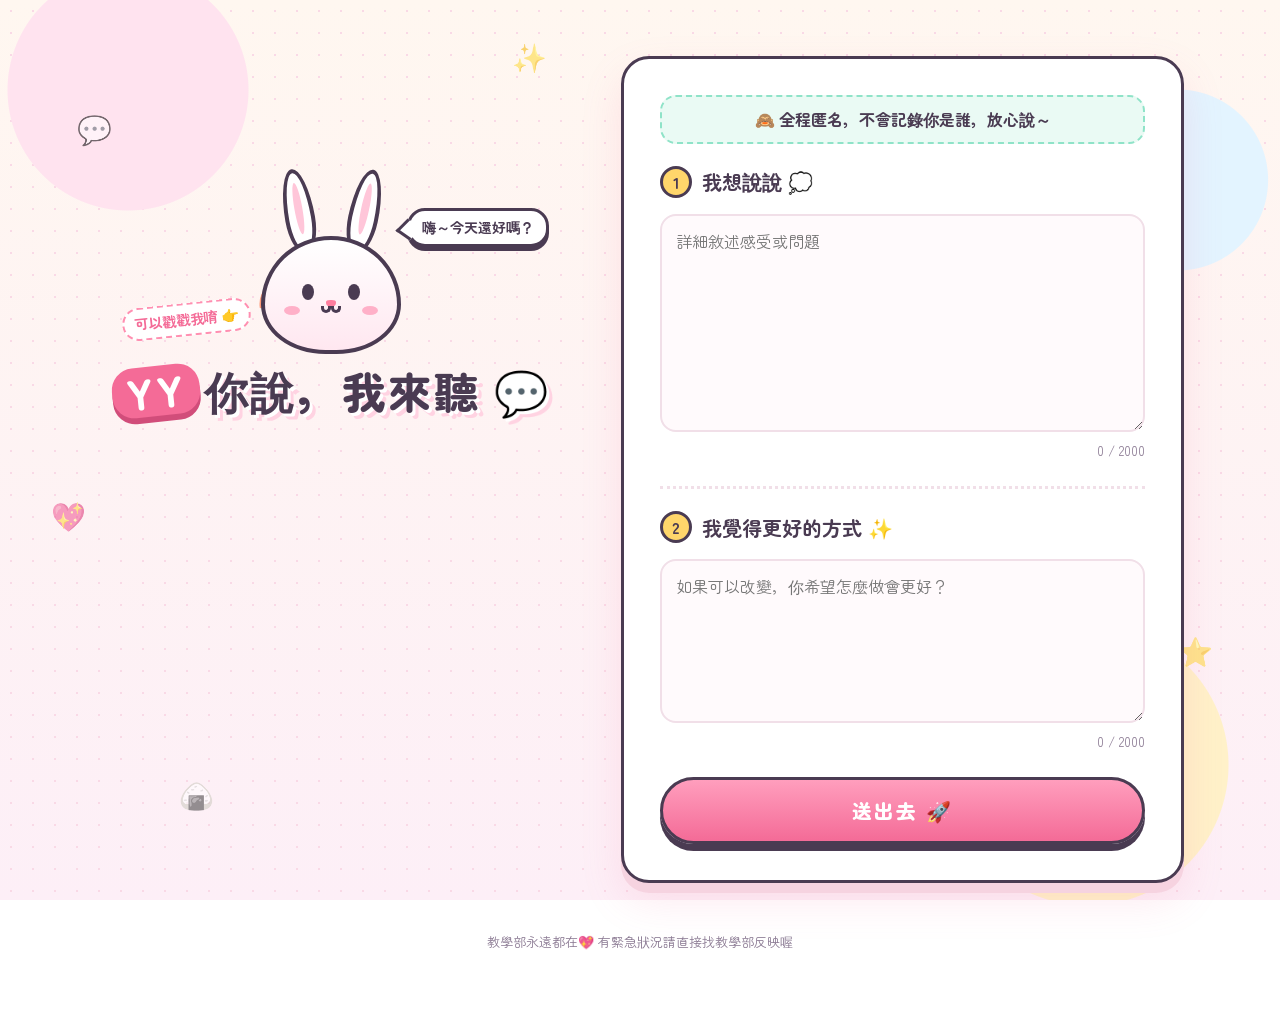
<file: index.html>
<!doctype html>
<html lang="zh-Hant">
<head>
  <meta charset="utf-8" />
  <meta name="viewport" content="width=device-width, initial-scale=1, viewport-fit=cover" />
  <title>YY你說，我來聽 💬</title>
  <meta name="description" content="PGY 問題回饋小站：有什麼想說的，都可以告訴我們！" />
  <link rel="icon" href="data:image/svg+xml,<svg xmlns='http://www.w3.org/2000/svg' viewBox='0 0 100 100'><text y='.9em' font-size='90'>💬</text></svg>" />
  <link rel="preconnect" href="https://fonts.googleapis.com" />
  <link rel="preconnect" href="https://fonts.gstatic.com" crossorigin />
  <link href="https://fonts.googleapis.com/css2?family=Zen+Maru+Gothic:wght@500;700;900&display=swap" rel="stylesheet" />
  <link rel="stylesheet" href="style.css" />
</head>
<body>
  <!-- 背景漂浮小物 -->
  <div class="floaties" aria-hidden="true">
    <span>💬</span><span>🩺</span><span>☁️</span><span>💖</span><span>⭐</span>
    <span>🍙</span><span>💊</span><span>🌈</span><span>🐣</span><span>✨</span>
  </div>

  <main class="wrap">
    <!-- 標題區 -->
    <header class="hero">
      <div class="mascot" id="mascot" title="戳我一下～">
        <div class="mascot-body">
          <div class="eyes"><i></i><i></i></div>
          <div class="blush"><i></i><i></i></div>
          <div class="nose"></div>
          <div class="mouth"></div>
        </div>
        <div class="mascot-ear left"></div>
        <div class="mascot-ear right"></div>
        <div class="speech" id="speech">嗨～今天還好嗎？</div>
        <div class="poke-hint" aria-hidden="true"><span class="nowrap">可以</span><span class="nowrap">戳戳我唷</span></div>
      </div>

      <h1 class="title">
        <span class="yy">YY</span>你說，我來聽 <span class="bubble-emoji">💬</span>
      </h1>
    </header>

    <!-- 表單 -->
    <form class="card" id="feedbackForm" novalidate>
      <p class="anon-note">🙈 全程匿名，<span class="nowrap">不會記錄你是誰，</span><span class="nowrap">放心說～</span></p>

      <div class="step">
        <h2><span class="num">1</span>我想說說 💭</h2>
        <label class="field">
          <span class="sr-only">我想說說</span>
          <textarea name="say" id="say" rows="7" maxlength="2000" required
            placeholder="詳細敘述感受或問題"></textarea>
          <small class="counter"><span id="countSay">0</span> / 2000</small>
        </label>
      </div>

      <div class="step">
        <h2><span class="num">2</span>我覺得更好的方式 ✨</h2>
        <label class="field">
          <span class="sr-only">我覺得更好的方式</span>
          <textarea name="better" id="better" rows="5" maxlength="2000"
            placeholder="如果可以改變，你希望怎麼做會更好？"></textarea>
          <small class="counter"><span id="countBetter">0</span> / 2000</small>
        </label>
      </div>

      <p class="error" id="error" role="alert" hidden></p>

      <button type="submit" class="send" id="sendBtn">
        <span class="send-text">送出去 🚀</span>
      </button>
    </form>

    <!-- 送出成功 -->
    <section class="card done" id="done" hidden>
      <div class="done-icon">💌</div>
      <h2>收到啦！謝謝你願意說 🥹</h2>
      <p id="doneMsg">我們會好好看、認真想辦法。<br />辛苦了，記得喝水、吃飯、偷偷休息一下！</p>
      <button type="button" class="send ghost" id="againBtn">再說一件事 ✍️</button>
    </section>

    <footer class="foot">
      <p>教學部永遠都在💖 有緊急狀況請直接找教學部反映喔</p>
    </footer>
  </main>

  <div class="confetti" id="confetti" aria-hidden="true"></div>

  <script src="config.js"></script>
  <script src="script.js"></script>
</body>
</html>
</file>
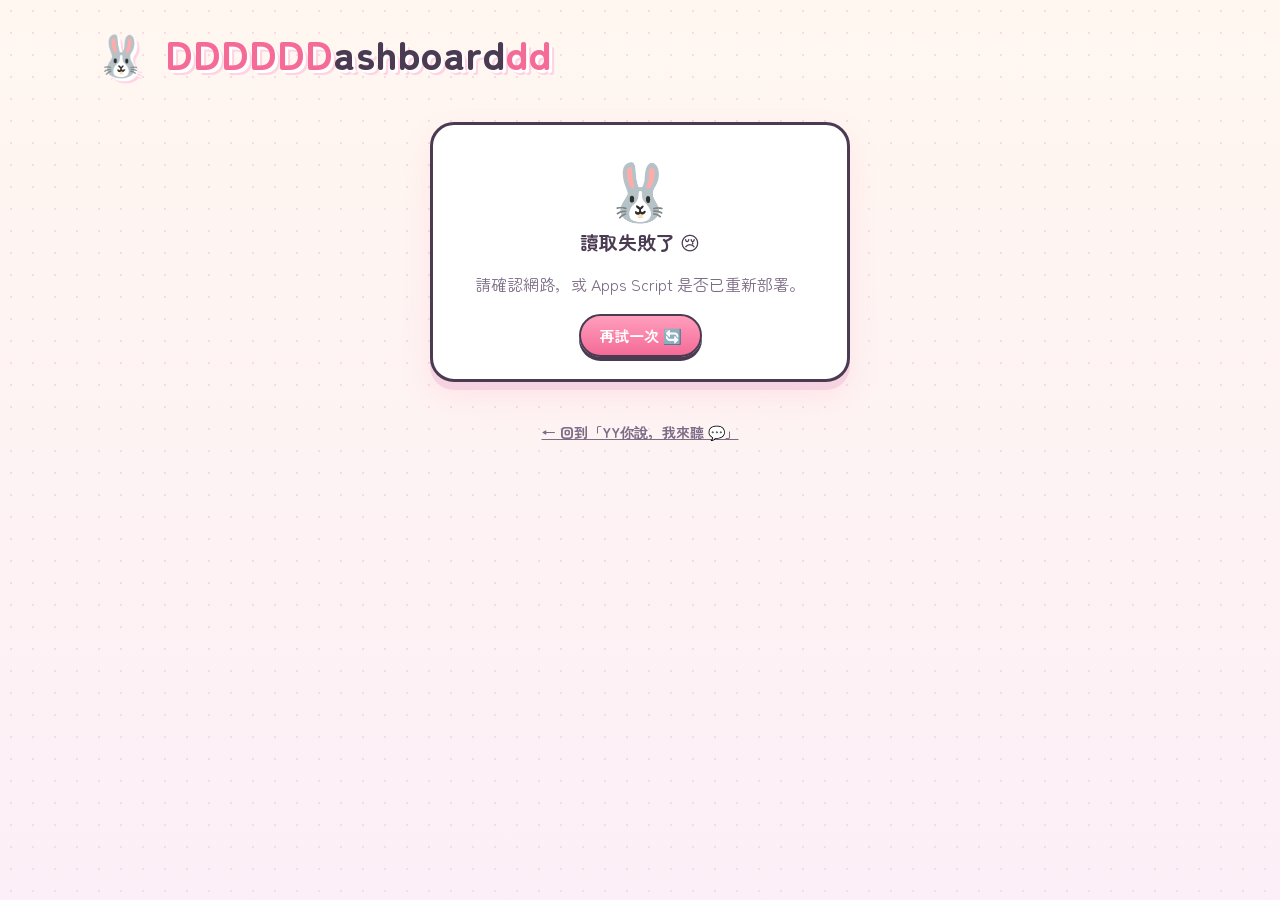
<file: DDDDDDashboarddd/index.html>
<!doctype html>
<html lang="zh-Hant">
<head>
  <meta charset="utf-8" />
  <meta name="viewport" content="width=device-width, initial-scale=1, viewport-fit=cover" />
  <meta name="robots" content="noindex, nofollow" />
  <title>DDDDDDashboarddd</title>
  <link rel="icon" href="data:image/svg+xml,<svg xmlns='http://www.w3.org/2000/svg' viewBox='0 0 100 100'><text y='.9em' font-size='90'>📊</text></svg>" />
  <link rel="preconnect" href="https://fonts.googleapis.com" />
  <link rel="preconnect" href="https://fonts.gstatic.com" crossorigin />
  <link href="https://fonts.googleapis.com/css2?family=Zen+Maru+Gothic:wght@500;700;900&display=swap" rel="stylesheet" />
  <link rel="stylesheet" href="dashboard.css" />
</head>
<body>
  <main class="dash">
    <header class="top">
      <h1 class="brand">
        <span class="bunny" aria-hidden="true">🐰</span>
        <span class="d">DDDDDD</span>ashboard<span class="d">dd</span>
      </h1>
      <div class="top-actions" id="topActions" hidden>
        <button type="button" class="btn ghost" id="refreshBtn">🔄 重新整理</button>
        <button type="button" class="btn ghost" id="exportBtn">⬇️ 匯出 CSV</button>
      </div>
    </header>

    <!-- 讀取中 / 讀取失敗 -->
    <section class="card status" id="status" role="status">
      <div class="status-icon" aria-hidden="true">🐰</div>
      <h2 id="statusTitle">資料讀取中…</h2>
      <p id="statusMsg">兔子正在努力搬資料，請稍等一下 🥕</p>
      <button type="button" class="btn" id="retryBtn" hidden>再試一次 🔄</button>
    </section>

    <!-- 儀表板 -->
    <section id="board" hidden>
      <p class="demo-note" id="demoNote" hidden>🧪 示範資料：目前顯示的是假資料，正式資料需設定 Apps Script 網址。</p>

      <div class="filters" role="group" aria-label="篩選">
        <div class="seg" id="range" role="radiogroup" aria-label="時間範圍">
          <button type="button" data-days="7">近 7 天</button>
          <button type="button" data-days="30" class="on">近 30 天</button>
          <button type="button" data-days="90">近 90 天</button>
          <button type="button" data-days="0">全部</button>
        </div>
        <label class="search">
          <span aria-hidden="true">🔍</span>
          <span class="sr-only">搜尋回饋</span>
          <input type="search" id="search" placeholder="搜尋關鍵字…" />
        </label>
      </div>

      <div class="tiles" id="tiles">
        <div class="tile"><span class="tile-label">回饋數</span><strong id="kTotal">–</strong><small id="kTotalSub"></small></div>
        <div class="tile"><span class="tile-label">最近一則</span><strong id="kLatest">–</strong><small id="kLatestSub"></small></div>
      </div>


      <section class="card list-card">
        <div class="list-head">
          <h2>回饋列表</h2>
          <span class="count" id="listCount"></span>
        </div>
        <ol class="list" id="list"></ol>
        <p class="empty" id="empty" hidden>這段時間還沒有回饋喔 🍃</p>
        <button type="button" class="btn ghost more" id="moreBtn" hidden>顯示更多</button>
      </section>
    </section>

    <footer class="foot"><a href="../">← 回到「YY你說，我來聽 💬」</a></footer>
  </main>

  <script src="../config.js"></script>
  <script src="dashboard.js"></script>
</body>
</html>
</file>
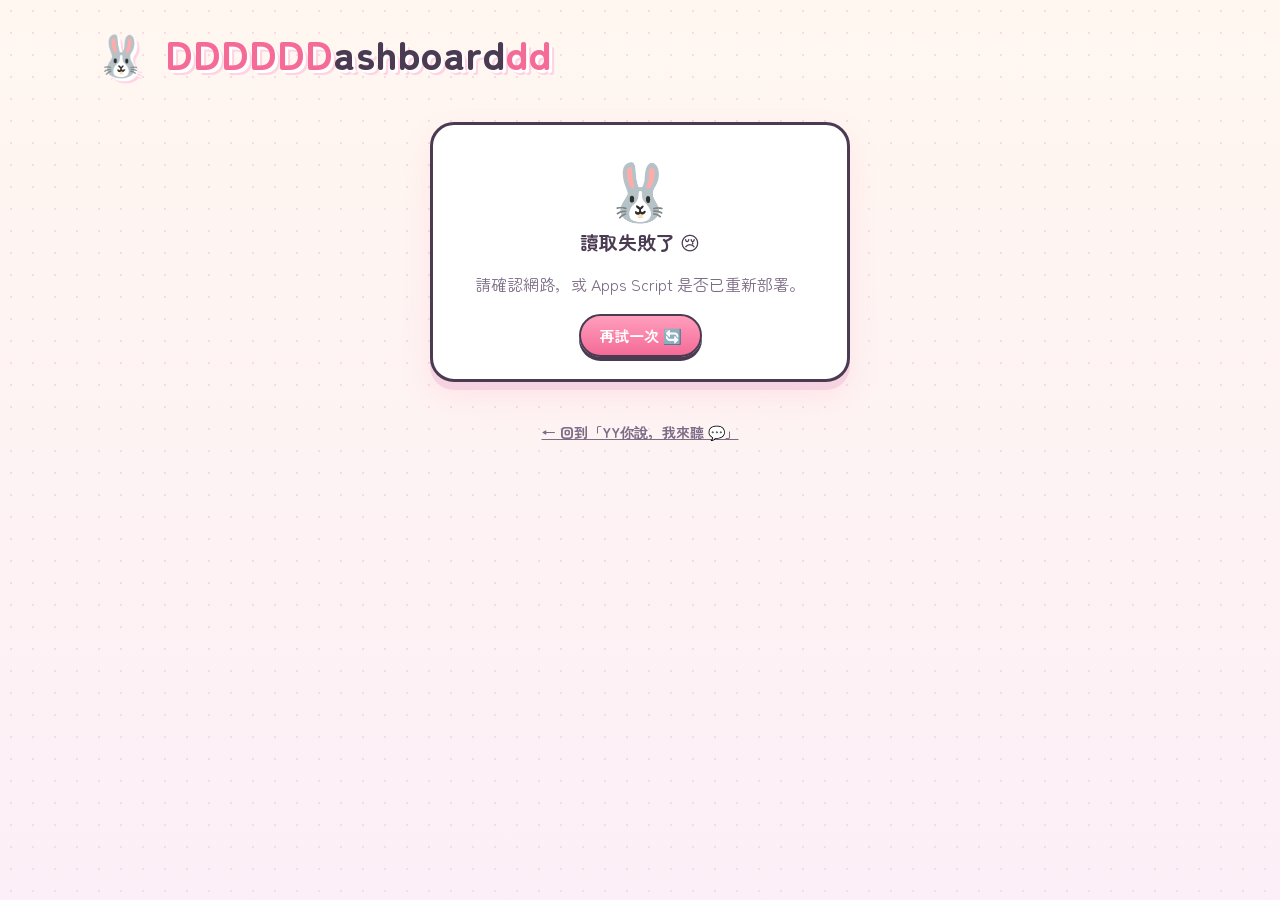
<file: dashboard.html>
<!doctype html>
<html lang="zh-Hant">
<head>
  <meta charset="utf-8" />
  <meta name="viewport" content="width=device-width, initial-scale=1, viewport-fit=cover" />
  <meta name="robots" content="noindex, nofollow" />
  <title>DDDDDDashboarddd</title>
  <link rel="icon" href="data:image/svg+xml,<svg xmlns='http://www.w3.org/2000/svg' viewBox='0 0 100 100'><text y='.9em' font-size='90'>📊</text></svg>" />
  <link rel="preconnect" href="https://fonts.googleapis.com" />
  <link rel="preconnect" href="https://fonts.gstatic.com" crossorigin />
  <link href="https://fonts.googleapis.com/css2?family=Zen+Maru+Gothic:wght@500;700;900&display=swap" rel="stylesheet" />
  <link rel="stylesheet" href="dashboard.css" />
</head>
<body>
  <main class="dash">
    <header class="top">
      <h1 class="brand">
        <span class="bunny" aria-hidden="true">🐰</span>
        <span class="d">DDDDDD</span>ashboard<span class="d">dd</span>
      </h1>
      <div class="top-actions" id="topActions" hidden>
        <button type="button" class="btn ghost" id="refreshBtn">🔄 重新整理</button>
        <button type="button" class="btn ghost" id="exportBtn">⬇️ 匯出 CSV</button>
      </div>
    </header>

    <!-- 讀取中 / 讀取失敗 -->
    <section class="card status" id="status" role="status">
      <div class="status-icon" aria-hidden="true">🐰</div>
      <h2 id="statusTitle">資料讀取中…</h2>
      <p id="statusMsg">兔子正在努力搬資料，請稍等一下 🥕</p>
      <button type="button" class="btn" id="retryBtn" hidden>再試一次 🔄</button>
    </section>

    <!-- 儀表板 -->
    <section id="board" hidden>
      <p class="demo-note" id="demoNote" hidden>🧪 示範資料：目前顯示的是假資料，正式資料需設定 Apps Script 網址。</p>

      <div class="filters" role="group" aria-label="篩選">
        <div class="seg" id="range" role="radiogroup" aria-label="時間範圍">
          <button type="button" data-days="7">近 7 天</button>
          <button type="button" data-days="30" class="on">近 30 天</button>
          <button type="button" data-days="90">近 90 天</button>
          <button type="button" data-days="0">全部</button>
        </div>
        <label class="search">
          <span aria-hidden="true">🔍</span>
          <span class="sr-only">搜尋回饋</span>
          <input type="search" id="search" placeholder="搜尋關鍵字…" />
        </label>
      </div>

      <div class="tiles" id="tiles">
        <div class="tile"><span class="tile-label">回饋數</span><strong id="kTotal">–</strong><small id="kTotalSub"></small></div>
        <div class="tile"><span class="tile-label">附改善建議</span><strong id="kBetter">–</strong><small id="kBetterSub"></small></div>
        <div class="tile"><span class="tile-label">平均每週</span><strong id="kWeekly">–</strong><small>則</small></div>
        <div class="tile"><span class="tile-label">最近一則</span><strong id="kLatest">–</strong><small id="kLatestSub"></small></div>
      </div>


      <section class="card list-card">
        <div class="list-head">
          <h2>回饋列表</h2>
          <span class="count" id="listCount"></span>
        </div>
        <ol class="list" id="list"></ol>
        <p class="empty" id="empty" hidden>這段時間還沒有回饋喔 🍃</p>
        <button type="button" class="btn ghost more" id="moreBtn" hidden>顯示更多</button>
      </section>
    </section>

    <footer class="foot"><a href="./">← 回到「YY你說，我來聽 💬」</a></footer>
  </main>

  <script src="config.js"></script>
  <script src="dashboard.js"></script>
</body>
</html>
</file>
<file: style.css>
:root {
  --bg: #fff7f0;
  --bg2: #fdeff7;
  --ink: #4a3b52;
  --muted: #8b7a93;
  --pink: #ff8fb1;
  --pink-deep: #f46b97;
  --yellow: #ffd66b;
  --mint: #8fe3c8;
  --sky: #9cd3ff;
  --lilac: #c7b3ff;
  --card: #ffffff;
  --line: #f1dfe8;
  --shadow: 0 10px 0 #f6d3e0, 0 18px 40px rgba(244, 107, 151, .15);
  --radius: 28px;
}

* { box-sizing: border-box; }
[hidden] { display: none !important; }

html, body { margin: 0; }

body {
  font-family: "Zen Maru Gothic", "PingFang TC", "Microsoft JhengHei", system-ui, sans-serif;
  color: var(--ink);
  background:
    radial-gradient(circle at 10% 10%, #ffe3ef 0 120px, transparent 121px),
    radial-gradient(circle at 92% 20%, #e3f4ff 0 90px, transparent 91px),
    radial-gradient(circle at 85% 85%, #fff1c9 0 140px, transparent 141px),
    radial-gradient(#f9d9e6 1.5px, transparent 1.5px) 0 0 / 22px 22px,
    linear-gradient(180deg, var(--bg), var(--bg2));
  background-attachment: fixed;
  min-height: 100vh;
  overflow-x: hidden;
}

.wrap {
  position: relative;
  z-index: 1;
  max-width: 720px;
  margin: 0 auto;
  padding:
    max(32px, env(safe-area-inset-top))
    max(16px, env(safe-area-inset-right))
    max(48px, env(safe-area-inset-bottom))
    max(16px, env(safe-area-inset-left));
}

/* ---------- 漂浮背景 ---------- */
.floaties span {
  position: fixed;
  font-size: 28px;
  opacity: .55;
  animation: float 14s ease-in-out infinite;
  pointer-events: none;
  z-index: 0;
}
.floaties span:nth-child(1)  { left: 6%;  top: 12%; animation-delay: 0s; }
.floaties span:nth-child(2)  { left: 88%; top: 8%;  animation-delay: -2s; }
.floaties span:nth-child(3)  { left: 78%; top: 40%; animation-delay: -4s; font-size: 40px; }
.floaties span:nth-child(4)  { left: 4%;  top: 55%; animation-delay: -6s; }
.floaties span:nth-child(5)  { left: 92%; top: 70%; animation-delay: -1s; }
.floaties span:nth-child(6)  { left: 14%; top: 86%; animation-delay: -8s; }
.floaties span:nth-child(7)  { left: 50%; top: 94%; animation-delay: -3s; }
.floaties span:nth-child(8)  { left: 20%; top: 30%; animation-delay: -10s; }
.floaties span:nth-child(9)  { left: 70%; top: 88%; animation-delay: -5s; }
.floaties span:nth-child(10) { left: 40%; top: 4%;  animation-delay: -7s; }

@keyframes float {
  0%, 100% { transform: translateY(0) rotate(-6deg); }
  50% { transform: translateY(-24px) rotate(8deg); }
}

/* ---------- 標題區 ---------- */
.hero { text-align: center; margin-bottom: 28px; }

.mascot {
  position: relative;
  width: 120px;
  height: 110px;
  margin: 80px auto 12px;
  cursor: pointer;
  animation: bob 3s ease-in-out infinite;
}
.mascot-body {
  position: absolute;
  inset: 10px 0 0;
  background: linear-gradient(180deg, #fff, #ffe7f0);
  border: 4px solid var(--ink);
  border-radius: 50% 50% 46% 46% / 58% 58% 42% 42%;
  z-index: 2;
}
.mascot-ear {
  position: absolute;
  top: -50px;
  width: 30px; height: 74px;
  background: #fff;
  border: 4px solid var(--ink);
  border-radius: 50% 50% 45% 45% / 60% 60% 40% 40%;
  z-index: 1;
  transform-origin: 50% 100%;
  transition: transform .3s cubic-bezier(.5, 1.8, .5, .8);
}
.mascot-ear::after {
  content: "";
  position: absolute;
  inset: 10px 7px 14px;
  background: #ffc6d9;
  border-radius: 50%;
}
.mascot-ear.left  { left: 24px;  transform: rotate(-10deg); }
.mascot-ear.right { right: 24px; transform: rotate(12deg); }
.mascot.happy .mascot-ear.left  { transform: rotate(-24deg); }
.mascot.happy .mascot-ear.right { transform: rotate(26deg); }
.eyes { position: absolute; top: 36px; left: 0; right: 0; display: flex; justify-content: center; gap: 34px; }
.eyes i {
  width: 12px; height: 16px; background: var(--ink); border-radius: 50%;
  animation: blink 4s infinite;
}
.blush { position: absolute; top: 56px; left: 0; right: 0; display: flex; justify-content: center; gap: 52px; }
.blush i { width: 16px; height: 9px; background: #ffb0c8; border-radius: 50%; }
.nose {
  position: absolute; top: 50px; left: 50%;
  width: 10px; height: 7px; transform: translateX(-50%);
  background: #ff7f9f;
  border-radius: 50% 50% 60% 60% / 40% 40% 70% 70%;
}
.mouth {
  position: absolute; top: 56px; left: 50%;
  width: 20px; height: 8px; transform: translateX(-50%);
}
.mouth::before, .mouth::after {
  content: "";
  position: absolute; top: 0;
  width: 10px; height: 7px;
  border: 3px solid var(--ink); border-top: 0;
  border-radius: 0 0 10px 10px;
  box-sizing: border-box;
}
.mouth::before { left: 0; }
.mouth::after { right: 0; }
.mascot.happy .mouth::before, .mascot.happy .mouth::after { height: 9px; background: #ff9fb8; }
.mascot.wiggle { animation: wiggle .5s ease; }

.poke-hint {
  position: absolute;
  right: 100%; bottom: 18px;
  margin-right: 10px;
  white-space: nowrap;
  font-size: 14px;
  font-weight: 700;
  color: var(--pink-deep);
  background: #fff;
  border: 2px dashed var(--pink);
  border-radius: 999px;
  padding: 4px 10px;
  transform: rotate(-6deg);
  animation: nudge 1.6s ease-in-out infinite;
}
.poke-hint::after { content: " 👉"; }
@keyframes nudge {
  0%, 100% { transform: rotate(-6deg) translateX(0); }
  50% { transform: rotate(-6deg) translateX(5px); }
}
@keyframes nudge-left {
  0%, 100% { transform: rotate(6deg) translateX(0); }
  50% { transform: rotate(6deg) translateX(-5px); }
}

.speech {
  position: absolute;
  left: 100%; top: -18px;
  margin-left: 6px;
  white-space: nowrap;
  background: #fff;
  border: 3px solid var(--ink);
  border-radius: 18px;
  padding: 6px 12px;
  font-size: 14px;
  font-weight: 700;
  box-shadow: 0 4px 0 var(--ink);
}
.speech::after {
  content: "";
  position: absolute; left: -10px; bottom: 6px;
  width: 14px; height: 14px; background: #fff;
  border-left: 3px solid var(--ink); border-bottom: 3px solid var(--ink);
  transform: rotate(35deg) skew(-10deg);
}

@keyframes bob { 0%,100% { transform: translateY(0); } 50% { transform: translateY(-8px); } }
@keyframes blink { 0%, 92%, 100% { transform: scaleY(1); } 95% { transform: scaleY(.1); } }
@keyframes wiggle {
  0%,100% { transform: rotate(0); } 25% { transform: rotate(-12deg) scale(1.05); }
  50% { transform: rotate(10deg) scale(1.08); } 75% { transform: rotate(-6deg); }
}

.title {
  font-size: clamp(24px, calc((100vw - 32px) / 10.8), 60px);
  white-space: nowrap;
  font-weight: 900;
  line-height: 1.15;
  margin: 8px 0 12px;
  letter-spacing: 2px;
  color: var(--ink);
  text-shadow: 3px 3px 0 #fff, 6px 6px 0 #ffd3e2;
}
.title .yy {
  display: inline-block;
  color: #fff;
  background: var(--pink-deep);
  padding: 0 14px;
  margin-right: 4px;
  border-radius: 22px;
  transform: rotate(-6deg);
  text-shadow: none;
  box-shadow: 0 6px 0 #d14d7a;
  animation: jelly 2.6s ease-in-out infinite;
}
.title .bubble-emoji { display: inline-block; animation: bob 2s ease-in-out infinite; }

@keyframes jelly {
  0%, 100% { transform: rotate(-6deg) scale(1); }
  10% { transform: rotate(-6deg) scale(1.12, .9); }
  20% { transform: rotate(-6deg) scale(.94, 1.08); }
  30% { transform: rotate(-6deg) scale(1); }
}

/* ---------- 卡片 & 表單 ---------- */
.card {
  background: var(--card);
  border: 3px solid var(--ink);
  border-radius: var(--radius);
  box-shadow: var(--shadow);
  padding: 28px 24px;
}

.step + .step { margin-top: 26px; padding-top: 22px; border-top: 3px dotted var(--line); }

.step h2 {
  display: flex; align-items: center; gap: 10px;
  font-size: 20px; margin: 0 0 16px;
}
.num {
  display: inline-grid; place-items: center;
  width: 32px; height: 32px; flex: none;
  border-radius: 50%;
  background: var(--yellow);
  border: 3px solid var(--ink);
  font-size: 16px;
}

.field { display: block; }
.field + .field { margin-top: 14px; }
.field > span { display: block; font-weight: 700; font-size: 15px; margin-bottom: 6px; }
.nowrap { display: inline-block; }
.sr-only {
  position: absolute; width: 1px; height: 1px; overflow: hidden;
  clip: rect(0 0 0 0); white-space: nowrap;
}
.anon-note {
  margin: 0 0 22px;
  padding: 10px 16px;
  background: #eafaf4;
  border: 2px dashed var(--mint);
  border-radius: 16px;
  font-weight: 700;
  text-align: center;
}

textarea {
  width: 100%;
  font: inherit;
  font-size: 16px;
  color: var(--ink);
  background: #fffafc;
  border: 2.5px solid var(--line);
  border-radius: 16px;
  padding: 12px 14px;
  outline: none;
  transition: border-color .2s, box-shadow .2s, transform .2s;
}
textarea:focus {
  border-color: var(--pink);
  box-shadow: 0 0 0 5px #ffe1eb;
  transform: translateY(-1px);
}
textarea { resize: vertical; min-height: 140px; line-height: 1.7; }
.counter { display: block; text-align: right; color: var(--muted); margin-top: 4px; }
.shake { animation: shake .4s; border-color: var(--pink-deep) !important; }
@keyframes shake {
  0%,100% { transform: translateX(0); } 20%,60% { transform: translateX(-8px); } 40%,80% { transform: translateX(8px); }
}

/* 按鈕 */
.send {
  display: block;
  width: 100%;
  margin-top: 26px;
  padding: 16px;
  font: inherit;
  font-size: 20px;
  font-weight: 900;
  letter-spacing: 2px;
  color: #fff;
  background: linear-gradient(180deg, #ff9ebd, var(--pink-deep));
  border: 3px solid var(--ink);
  border-radius: 999px;
  box-shadow: 0 7px 0 var(--ink);
  cursor: pointer;
  transition: transform .12s, box-shadow .12s, filter .2s;
}
.send:hover { filter: brightness(1.05); transform: translateY(-2px); box-shadow: 0 9px 0 var(--ink); }
.send:active { transform: translateY(5px); box-shadow: 0 2px 0 var(--ink); }
.send:disabled { filter: grayscale(.4); cursor: wait; }
.send.ghost { background: #fff; color: var(--ink); max-width: 280px; margin: 22px auto 0; font-size: 17px; }

.error {
  margin: 18px 0 0;
  padding: 10px 14px;
  background: #ffe6ec;
  border: 2px solid var(--pink-deep);
  border-radius: 14px;
  font-weight: 700;
  color: #c4335f;
}

/* 成功 */
.done { text-align: center; animation: pop .5s cubic-bezier(.5, 1.8, .5, .8); }
.done-icon { font-size: 72px; animation: bob 2s ease-in-out infinite; }
.done h2 { margin: 6px 0 10px; font-size: 24px; }
.done p { color: var(--muted); line-height: 1.8; margin: 0; }
@keyframes pop { from { transform: scale(.6); opacity: 0; } to { transform: scale(1); opacity: 1; } }

.foot { text-align: center; color: var(--muted); font-size: 13px; margin-top: 36px; }

/* 彩帶 */
.confetti { position: fixed; inset: 0; pointer-events: none; z-index: 10; overflow: hidden; }
.confetti i {
  position: absolute; top: -40px;
  font-style: normal; font-size: 24px;
  animation: fall linear forwards;
}
@keyframes fall {
  to { transform: translateY(110vh) rotate(540deg); opacity: .8; }
}

/* ---------- 手機 ---------- */
/* ---------- 響應式 ---------- */

/* 桌機（≥ 960px）：左邊標題、右邊表單 */
@media (min-width: 960px) {
  .wrap {
    max-width: 1120px;
    padding-top: 56px;
    display: grid;
    grid-template-columns: minmax(0, 1fr) minmax(0, 1.2fr);
    column-gap: 56px;
    align-items: start;
  }
  .hero {
    grid-column: 1;
    grid-row: 1;
    position: sticky;
    top: 48px;
    margin-bottom: 0;
    padding-top: clamp(40px, 10vh, 120px);
  }
  .card { grid-column: 2; grid-row: 1; padding: 36px 36px; }
  .foot { grid-column: 1 / -1; }
  .title { font-size: clamp(32px, 3.4vw, 52px); }
  .mascot { width: 140px; height: 128px; }
  .eyes { top: 44px; }
  .nose { top: 60px; }
  .mouth { top: 66px; }
  .blush { top: 66px; gap: 62px; }
  .mascot-ear { height: 84px; top: -58px; }
  .mascot-ear.left { left: 30px; }
  .mascot-ear.right { right: 30px; }
}

/* 大螢幕（≥ 1440px） */
@media (min-width: 1440px) {
  .wrap { max-width: 1240px; }
  textarea { font-size: 17px; }
}

/* 平板（561px – 959px） */
@media (min-width: 561px) and (max-width: 959px) {
  .wrap { max-width: 680px; padding-top: 40px; }
  .card { padding: 32px 28px; }
}

/* 手機（≤ 560px） */
@media (max-width: 560px) {
  body { background-attachment: scroll; }
  .floaties span { font-size: 22px; opacity: .4; }
  .floaties span:nth-child(n+7) { display: none; }
  .card { padding: 22px 16px; border-radius: 24px; }
  .mascot { margin-top: 112px; }
  .speech { left: 50%; top: -100px; margin-left: 0; transform: translateX(-50%); }
  .speech::after { left: 50%; bottom: -10px; transform: translateX(-50%) rotate(-45deg); }
  .poke-hint {
    right: auto; left: 100%;
    margin-right: 0; margin-left: 4px;
    font-size: 12px; padding: 3px 7px;
    transform: rotate(6deg);
    animation-name: nudge-left;
  }
  .poke-hint::after { content: none; }
  .poke-hint::before { content: "👈 "; }
  .anon-note { font-size: 14px; padding: 10px 12px; }
  .step h2 { font-size: 18px; }
  .step + .step { margin-top: 20px; padding-top: 18px; }
  textarea { min-height: 120px; }
  .send { font-size: 18px; padding: 14px; }
}

/* 小手機（≤ 360px） */
@media (max-width: 360px) {
  .poke-hint { white-space: normal; width: max-content; max-width: 72px; text-align: center; line-height: 1.35; border-radius: 14px; }
  .title { letter-spacing: 1px; }
  .title .yy { padding: 0 10px; border-radius: 16px; }
  .anon-note { font-size: 13px; }
  .speech { font-size: 13px; padding: 5px 10px; }
}

/* 手機橫向：高度很矮時縮小上方留白 */
@media (max-height: 500px) and (orientation: landscape) and (max-width: 959px) {
  .wrap { padding-top: max(16px, env(safe-area-inset-top)); }
  .mascot { margin-top: 64px; }
  .speech { left: 100%; top: -18px; margin-left: 6px; transform: none; }
  .speech::after { left: -10px; bottom: 6px; transform: rotate(35deg) skew(-10deg); }
    .title { font-size: 40px; }
}

@media (prefers-reduced-motion: reduce) {
  *, *::before, *::after { animation: none !important; transition: none !important; }
}
</file>
<file: DDDDDDashboarddd/dashboard.css>
:root {
  --bg: #fff7f0;
  --bg2: #fdeff7;
  --ink: #4a3b52;
  --muted: #7d6c86;
  --pink: #ff8fb1;
  --pink-deep: #f46b97;
  --bar: #e0527f;
  --bar-hover: #c93d6a;
  --yellow: #ffd66b;
  --mint: #8fe3c8;
  --card: #ffffff;
  --line: #f1dfe8;
  --grid: #f3e6ec;
  --shadow: 0 8px 0 #f6d3e0, 0 14px 32px rgba(244, 107, 151, .12);
}

* { box-sizing: border-box; }
[hidden] { display: none !important; }
html, body { margin: 0; }

body {
  font-family: "Zen Maru Gothic", "PingFang TC", "Microsoft JhengHei", system-ui, sans-serif;
  color: var(--ink);
  background:
    radial-gradient(#f9d9e6 1.5px, transparent 1.5px) 0 0 / 22px 22px,
    linear-gradient(180deg, var(--bg), var(--bg2));
  min-height: 100vh;
}

.sr-only {
  position: absolute; width: 1px; height: 1px; overflow: hidden;
  clip: rect(0 0 0 0); white-space: nowrap;
}

.dash {
  max-width: 1120px;
  margin: 0 auto;
  padding:
    max(24px, env(safe-area-inset-top))
    max(16px, env(safe-area-inset-right))
    max(40px, env(safe-area-inset-bottom))
    max(16px, env(safe-area-inset-left));
}

/* ---------- 頂部 ---------- */
.top {
  display: flex; align-items: center; justify-content: space-between;
  gap: 12px; flex-wrap: wrap;
  margin-bottom: 24px;
}
.brand {
  margin: 0;
  font-size: clamp(26px, 5vw, 40px);
  font-weight: 900;
  letter-spacing: 1px;
  text-shadow: 3px 3px 0 #fff, 5px 5px 0 #ffd3e2;
  white-space: nowrap;
}
.brand .d { color: var(--pink-deep); }
.brand .bunny { display: inline-block; margin-right: 6px; animation: hop 2.4s ease-in-out infinite; }
@keyframes hop { 0%, 100% { transform: translateY(0); } 15% { transform: translateY(-8px); } 30% { transform: translateY(0); } }

.top-actions { display: flex; gap: 8px; flex-wrap: wrap; }

/* ---------- 共用 ---------- */
.card {
  background: var(--card);
  border: 3px solid var(--ink);
  border-radius: 24px;
  box-shadow: var(--shadow);
  padding: 22px 22px;
}
.card h2 { margin: 0 0 14px; font-size: 19px; }

.btn {
  font: inherit; font-weight: 700; font-size: 15px;
  color: #fff;
  background: linear-gradient(180deg, #ff9ebd, var(--pink-deep));
  border: 2.5px solid var(--ink);
  border-radius: 999px;
  padding: 9px 18px;
  box-shadow: 0 4px 0 var(--ink);
  cursor: pointer;
  transition: transform .12s, box-shadow .12s;
}
.btn:hover { transform: translateY(-1px); box-shadow: 0 5px 0 var(--ink); }
.btn:active { transform: translateY(3px); box-shadow: 0 1px 0 var(--ink); }
.btn:disabled { filter: grayscale(.4); cursor: wait; }
.btn.ghost { background: #fff; color: var(--ink); }
.btn:focus-visible, .seg button:focus-visible, .search input:focus-visible { outline: 3px dashed var(--pink); outline-offset: 2px; }

.error {
  margin: 14px 0 0; padding: 10px 14px;
  background: #ffe6ec; border: 2px solid var(--pink-deep); border-radius: 14px;
  font-weight: 700; color: #b52a55;
}

/* ---------- 讀取狀態 ---------- */
.status { max-width: 420px; margin: 40px auto; text-align: center; }
.status-icon { font-size: 56px; display: inline-block; animation: hop 1.2s ease-in-out infinite; }
.status.failed .status-icon { animation: none; }
.status p { color: var(--muted); line-height: 1.7; }

.demo-note {
  margin: 0 0 16px; padding: 10px 14px;
  background: #fff6d6; border: 2px dashed var(--yellow); border-radius: 14px;
  font-weight: 700; font-size: 14px;
}

/* ---------- 篩選列 ---------- */
.filters {
  display: flex; align-items: center; gap: 12px; flex-wrap: wrap;
  margin-bottom: 18px;
}
.seg {
  display: inline-flex; padding: 4px; gap: 4px;
  background: #fff; border: 2.5px solid var(--ink); border-radius: 999px;
}
.seg button {
  font: inherit; font-weight: 700; font-size: 14px; color: var(--ink);
  background: transparent; border: 0; border-radius: 999px;
  padding: 7px 14px; cursor: pointer;
}
.seg button:hover { background: #fdeef4; }
.seg button.on { background: var(--yellow); }
.search {
  flex: 1; min-width: 200px;
  display: flex; align-items: center; gap: 8px;
  background: #fff; border: 2.5px solid var(--ink); border-radius: 999px;
  padding: 0 14px;
}
.search input {
  flex: 1; min-width: 0; border: 0; outline: none; background: transparent;
  font: inherit; font-size: 16px; color: var(--ink); padding: 10px 0;
}

#board.loading .tiles, #board.loading .list { opacity: .5; transition: opacity .2s; }

/* ---------- 數字卡 ---------- */
.tiles {
  display: grid; grid-template-columns: repeat(2, minmax(0, 1fr)); gap: 14px;
  margin-bottom: 18px;
}
.tile {
  background: #fff; border: 3px solid var(--ink); border-radius: 20px;
  padding: 14px 16px; box-shadow: 0 6px 0 #f6d3e0;
  display: flex; flex-direction: column; gap: 2px; min-width: 0;
}
.tile-label { font-size: 14px; font-weight: 700; color: var(--muted); }
.tile strong { font-size: 32px; font-weight: 900; line-height: 1.2; font-variant-numeric: tabular-nums; }
.tile small { color: var(--muted); font-size: 13px; overflow: hidden; text-overflow: ellipsis; white-space: nowrap; }

/* ---------- 列表 ---------- */
.list-head { display: flex; align-items: baseline; justify-content: space-between; gap: 8px; }
.count { color: var(--muted); font-weight: 700; font-size: 14px; }
.list { list-style: none; margin: 0; padding: 0; display: grid; gap: 12px; }
.item {
  border: 2px solid var(--line); border-radius: 18px;
  padding: 14px 16px; background: #fffafc;
}
.item time { display: block; font-size: 13px; color: var(--muted); font-weight: 700; margin-bottom: 8px; }
.item .q { font-size: 13px; font-weight: 900; color: var(--pink-deep); margin: 0 0 2px; }
.item .q.better { color: #2a9d78; margin-top: 10px; }
.item p { margin: 0; line-height: 1.75; white-space: pre-wrap; overflow-wrap: anywhere; }
.item mark { background: #fff0a8; color: inherit; border-radius: 4px; padding: 0 2px; }
.item .none { color: var(--muted); }
.empty { text-align: center; color: var(--muted); font-weight: 700; padding: 24px 0; margin: 0; }
.more { display: block; margin: 16px auto 0; }

.foot { text-align: center; margin-top: 32px; font-size: 14px; }
.foot a { color: var(--muted); font-weight: 700; }

/* ---------- 響應式 ---------- */
@media (max-width: 560px) {
  .card { padding: 18px 14px; border-radius: 20px; }
  .top { justify-content: center; text-align: center; }
  .top-actions { justify-content: center; }
  .btn { font-size: 14px; padding: 8px 14px; }
  .filters { flex-direction: column; align-items: stretch; }
  .seg { justify-content: space-between; }
  .seg button { flex: 1; padding: 7px 6px; font-size: 13px; }
  .tile strong { font-size: 26px; }
}

@media (prefers-reduced-motion: reduce) {
  *, *::before, *::after { animation: none !important; transition: none !important; }
}
</file>
<file: dashboard.css>
:root {
  --bg: #fff7f0;
  --bg2: #fdeff7;
  --ink: #4a3b52;
  --muted: #7d6c86;
  --pink: #ff8fb1;
  --pink-deep: #f46b97;
  --bar: #e0527f;
  --bar-hover: #c93d6a;
  --yellow: #ffd66b;
  --mint: #8fe3c8;
  --card: #ffffff;
  --line: #f1dfe8;
  --grid: #f3e6ec;
  --shadow: 0 8px 0 #f6d3e0, 0 14px 32px rgba(244, 107, 151, .12);
}

* { box-sizing: border-box; }
[hidden] { display: none !important; }
html, body { margin: 0; }

body {
  font-family: "Zen Maru Gothic", "PingFang TC", "Microsoft JhengHei", system-ui, sans-serif;
  color: var(--ink);
  background:
    radial-gradient(#f9d9e6 1.5px, transparent 1.5px) 0 0 / 22px 22px,
    linear-gradient(180deg, var(--bg), var(--bg2));
  min-height: 100vh;
}

.sr-only {
  position: absolute; width: 1px; height: 1px; overflow: hidden;
  clip: rect(0 0 0 0); white-space: nowrap;
}

.dash {
  max-width: 1120px;
  margin: 0 auto;
  padding:
    max(24px, env(safe-area-inset-top))
    max(16px, env(safe-area-inset-right))
    max(40px, env(safe-area-inset-bottom))
    max(16px, env(safe-area-inset-left));
}

/* ---------- 頂部 ---------- */
.top {
  display: flex; align-items: center; justify-content: space-between;
  gap: 12px; flex-wrap: wrap;
  margin-bottom: 24px;
}
.brand {
  margin: 0;
  font-size: clamp(26px, 5vw, 40px);
  font-weight: 900;
  letter-spacing: 1px;
  text-shadow: 3px 3px 0 #fff, 5px 5px 0 #ffd3e2;
  white-space: nowrap;
}
.brand .d { color: var(--pink-deep); }
.brand .bunny { display: inline-block; margin-right: 6px; animation: hop 2.4s ease-in-out infinite; }
@keyframes hop { 0%, 100% { transform: translateY(0); } 15% { transform: translateY(-8px); } 30% { transform: translateY(0); } }

.top-actions { display: flex; gap: 8px; flex-wrap: wrap; }

/* ---------- 共用 ---------- */
.card {
  background: var(--card);
  border: 3px solid var(--ink);
  border-radius: 24px;
  box-shadow: var(--shadow);
  padding: 22px 22px;
}
.card h2 { margin: 0 0 14px; font-size: 19px; }

.btn {
  font: inherit; font-weight: 700; font-size: 15px;
  color: #fff;
  background: linear-gradient(180deg, #ff9ebd, var(--pink-deep));
  border: 2.5px solid var(--ink);
  border-radius: 999px;
  padding: 9px 18px;
  box-shadow: 0 4px 0 var(--ink);
  cursor: pointer;
  transition: transform .12s, box-shadow .12s;
}
.btn:hover { transform: translateY(-1px); box-shadow: 0 5px 0 var(--ink); }
.btn:active { transform: translateY(3px); box-shadow: 0 1px 0 var(--ink); }
.btn:disabled { filter: grayscale(.4); cursor: wait; }
.btn.ghost { background: #fff; color: var(--ink); }
.btn:focus-visible, .seg button:focus-visible, .search input:focus-visible { outline: 3px dashed var(--pink); outline-offset: 2px; }

.error {
  margin: 14px 0 0; padding: 10px 14px;
  background: #ffe6ec; border: 2px solid var(--pink-deep); border-radius: 14px;
  font-weight: 700; color: #b52a55;
}

/* ---------- 讀取狀態 ---------- */
.status { max-width: 420px; margin: 40px auto; text-align: center; }
.status-icon { font-size: 56px; display: inline-block; animation: hop 1.2s ease-in-out infinite; }
.status.failed .status-icon { animation: none; }
.status p { color: var(--muted); line-height: 1.7; }

.demo-note {
  margin: 0 0 16px; padding: 10px 14px;
  background: #fff6d6; border: 2px dashed var(--yellow); border-radius: 14px;
  font-weight: 700; font-size: 14px;
}

/* ---------- 篩選列 ---------- */
.filters {
  display: flex; align-items: center; gap: 12px; flex-wrap: wrap;
  margin-bottom: 18px;
}
.seg {
  display: inline-flex; padding: 4px; gap: 4px;
  background: #fff; border: 2.5px solid var(--ink); border-radius: 999px;
}
.seg button {
  font: inherit; font-weight: 700; font-size: 14px; color: var(--ink);
  background: transparent; border: 0; border-radius: 999px;
  padding: 7px 14px; cursor: pointer;
}
.seg button:hover { background: #fdeef4; }
.seg button.on { background: var(--yellow); }
.search {
  flex: 1; min-width: 200px;
  display: flex; align-items: center; gap: 8px;
  background: #fff; border: 2.5px solid var(--ink); border-radius: 999px;
  padding: 0 14px;
}
.search input {
  flex: 1; min-width: 0; border: 0; outline: none; background: transparent;
  font: inherit; font-size: 16px; color: var(--ink); padding: 10px 0;
}

#board.loading .tiles, #board.loading .list { opacity: .5; transition: opacity .2s; }

/* ---------- 數字卡 ---------- */
.tiles {
  display: grid; grid-template-columns: repeat(4, minmax(0, 1fr)); gap: 14px;
  margin-bottom: 18px;
}
.tile {
  background: #fff; border: 3px solid var(--ink); border-radius: 20px;
  padding: 14px 16px; box-shadow: 0 6px 0 #f6d3e0;
  display: flex; flex-direction: column; gap: 2px; min-width: 0;
}
.tile-label { font-size: 14px; font-weight: 700; color: var(--muted); }
.tile strong { font-size: 32px; font-weight: 900; line-height: 1.2; font-variant-numeric: tabular-nums; }
.tile small { color: var(--muted); font-size: 13px; overflow: hidden; text-overflow: ellipsis; white-space: nowrap; }

/* ---------- 列表 ---------- */
.list-head { display: flex; align-items: baseline; justify-content: space-between; gap: 8px; }
.count { color: var(--muted); font-weight: 700; font-size: 14px; }
.list { list-style: none; margin: 0; padding: 0; display: grid; gap: 12px; }
.item {
  border: 2px solid var(--line); border-radius: 18px;
  padding: 14px 16px; background: #fffafc;
}
.item time { display: block; font-size: 13px; color: var(--muted); font-weight: 700; margin-bottom: 8px; }
.item .q { font-size: 13px; font-weight: 900; color: var(--pink-deep); margin: 0 0 2px; }
.item .q.better { color: #2a9d78; margin-top: 10px; }
.item p { margin: 0; line-height: 1.75; white-space: pre-wrap; overflow-wrap: anywhere; }
.item mark { background: #fff0a8; color: inherit; border-radius: 4px; padding: 0 2px; }
.item .none { color: var(--muted); }
.empty { text-align: center; color: var(--muted); font-weight: 700; padding: 24px 0; margin: 0; }
.more { display: block; margin: 16px auto 0; }

.foot { text-align: center; margin-top: 32px; font-size: 14px; }
.foot a { color: var(--muted); font-weight: 700; }

/* ---------- 響應式 ---------- */
@media (max-width: 860px) {
  .tiles { grid-template-columns: repeat(2, minmax(0, 1fr)); }
}
@media (max-width: 560px) {
  .card { padding: 18px 14px; border-radius: 20px; }
  .top { justify-content: center; text-align: center; }
  .top-actions { justify-content: center; }
  .btn { font-size: 14px; padding: 8px 14px; }
  .filters { flex-direction: column; align-items: stretch; }
  .seg { justify-content: space-between; }
  .seg button { flex: 1; padding: 7px 6px; font-size: 13px; }
  .tile strong { font-size: 26px; }
}

@media (prefers-reduced-motion: reduce) {
  *, *::before, *::after { animation: none !important; transition: none !important; }
}
</file>
